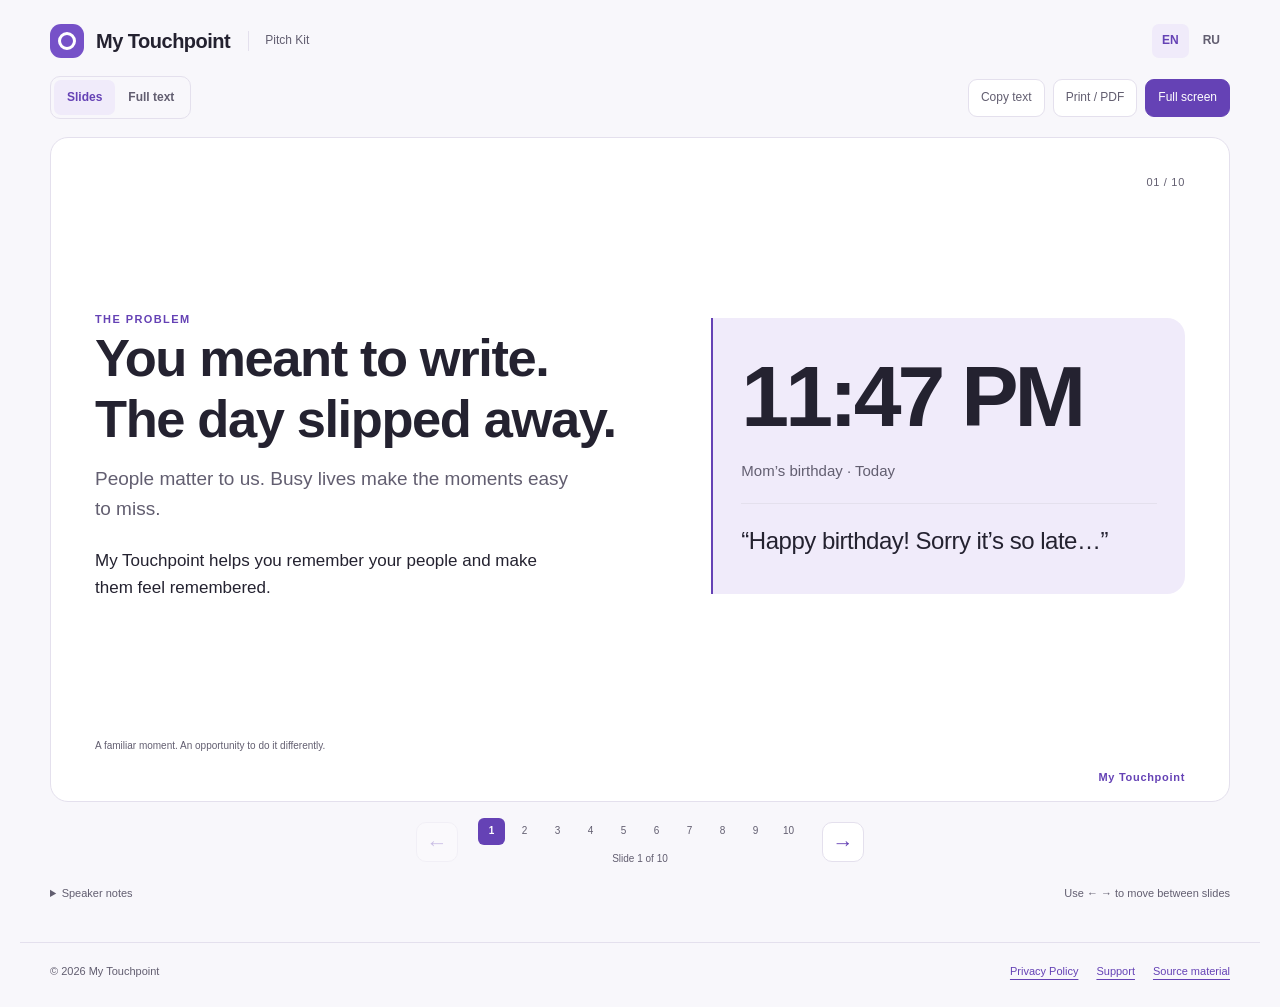
<file: pitch-kit/index.html>
<!doctype html>
<html lang="en">
<head>
  <meta charset="utf-8">
  <meta name="viewport" content="width=device-width, initial-scale=1">
  <meta name="color-scheme" content="light dark">
  <meta name="referrer" content="no-referrer">
  <meta name="description" content="My Touchpoint in ten slides: why a calendar is only the beginning, how the app helps people connect, and opportunities for partners. English and Russian.">
  <title>Pitch Kit · My Touchpoint</title>
  <link rel="stylesheet" href="slides.css">
  <script src="content.js" defer></script>
  <script src="pitch-kit.js" defer></script>
</head>
<body>
  <a class="skip" href="#presentation" data-i18n="skip">Skip to presentation</a>
  <header class="site-header wrap">
    <div class="masthead">
      <div class="brand"><span class="mark" aria-hidden="true"></span>My Touchpoint <span class="kit-label">Pitch Kit</span></div>
      <div class="languages" role="group" aria-label="Language">
        <button type="button" data-lang="en" lang="en" aria-pressed="true">EN</button>
        <button type="button" data-lang="ru" lang="ru" aria-pressed="false">RU</button>
      </div>
    </div>
    <div class="options">
      <fieldset><legend class="sr-only" data-i18n="format">Format</legend><div class="segmented">
        <button type="button" data-mode="deck" aria-pressed="true" data-i18n="deck">Slides</button>
        <button type="button" data-mode="text" aria-pressed="false" data-i18n="text">Full text</button>
      </div></fieldset>
      <div class="tools">
        <button class="tool" type="button" id="copy" data-i18n="copy">Copy text</button>
        <button class="tool" type="button" id="print" data-i18n="print">Print / PDF</button>
        <button class="tool present" type="button" id="fullscreen" data-i18n="fullscreen">Full screen</button>
      </div>
    </div>
  </header>
  <main class="wrap">
    <div id="presentation" class="presentation" tabindex="-1" aria-label="My Touchpoint presentation">
      <div id="slide-stage" class="slide-stage"></div>
      <div class="deck-toolbar">
        <button type="button" id="previous" class="arrow" aria-label="Previous slide">←</button>
        <div class="deck-progress">
          <div id="slide-dots" class="slide-dots" role="group" aria-label="Choose a slide"></div>
          <span id="slide-status" class="slide-status" role="status" aria-live="polite" aria-atomic="true">Slide 1 of 10</span>
        </div>
        <button type="button" id="next" class="arrow" aria-label="Next slide">→</button>
        <button type="button" id="exit-fullscreen" class="tool" data-i18n="exitFullscreen" hidden>Exit full screen</button>
      </div>
    </div>
    <div class="deck-extras" id="deck-extras">
      <details id="speaker-notes"><summary data-i18n="notes">Speaker notes</summary><div id="speaker-copy"></div></details>
      <span class="keyboard-hint" data-i18n="keyboard">Use ← → to move between slides</span>
    </div>
    <article id="full-text" class="full-text" hidden></article>
    <p id="copy-status" class="copy-status" role="status" aria-live="polite"></p>
    <div id="copy-fallback" class="copy-fallback" hidden>
      <label for="copy-text" data-i18n="copyHelp">Select and copy the text below.</label>
      <textarea id="copy-text" readonly></textarea>
    </div>
    <noscript><p>Please enable JavaScript to view the slides or contact <a href="mailto:o.chetrari@gmail.com">o.chetrari@gmail.com</a>.</p></noscript>
  </main>
  <footer class="wrap footer">
    <span>© 2026 My Touchpoint</span>
    <div class="footer-links"><a href="../privacy/" data-i18n="privacy">Privacy Policy</a><a href="../support/" data-i18n="support">Support</a><a href="https://claude.ai/artifact/YHUFAPVqRrQTes1m1aafdy" data-i18n="source">Source material</a></div>
  </footer>
</body>
</html>
</file>
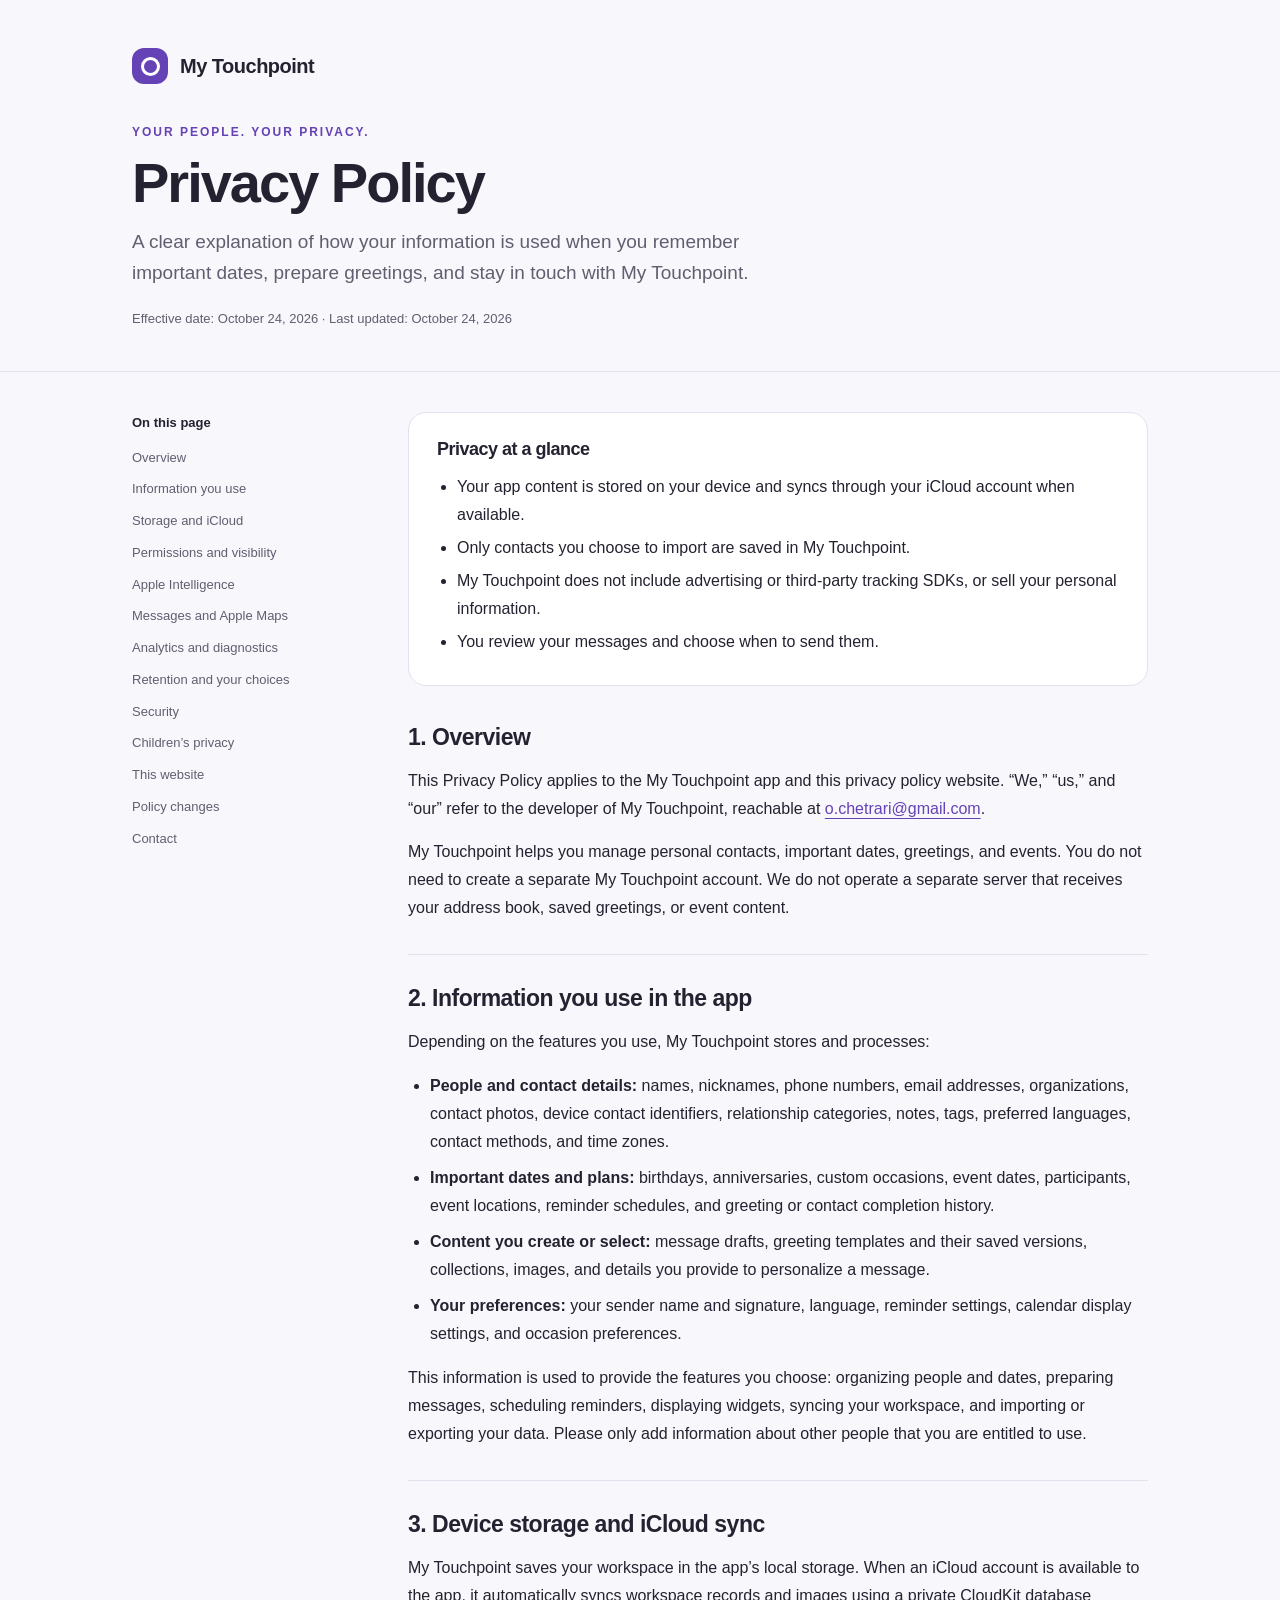
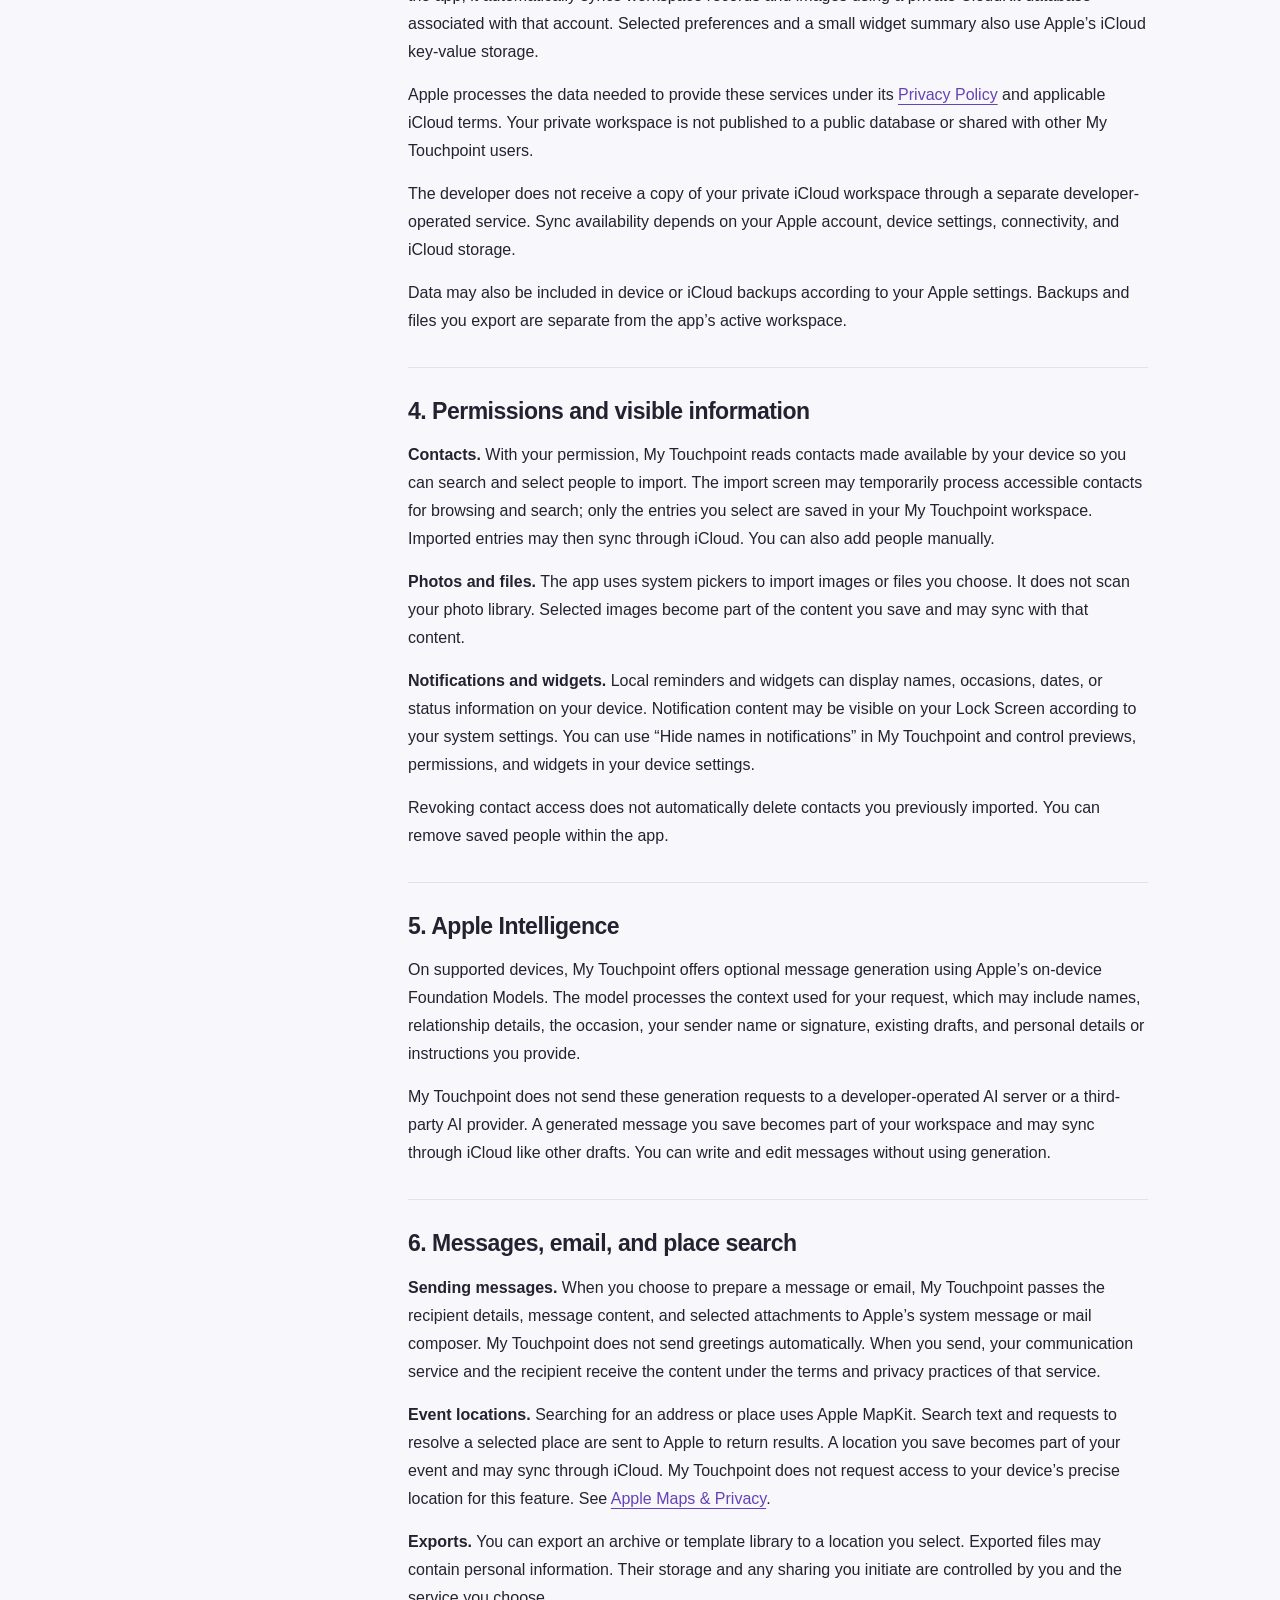
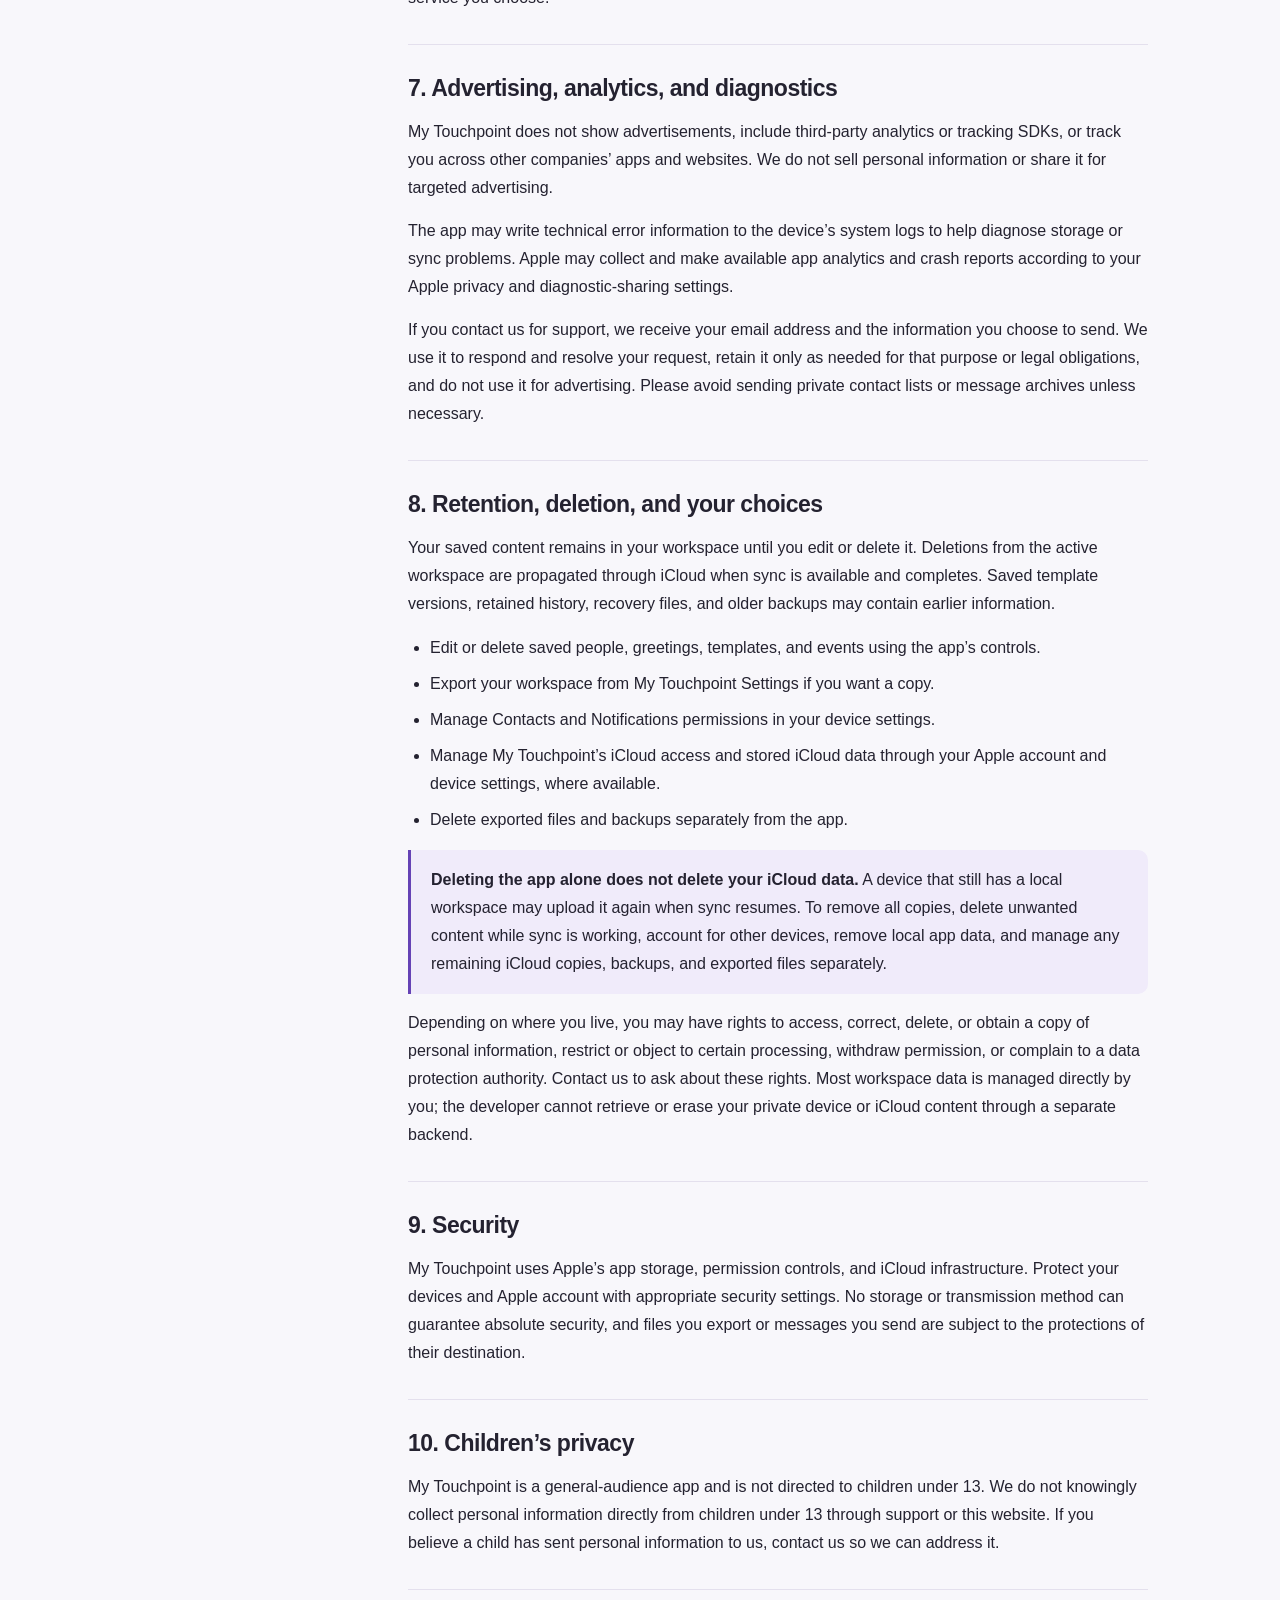
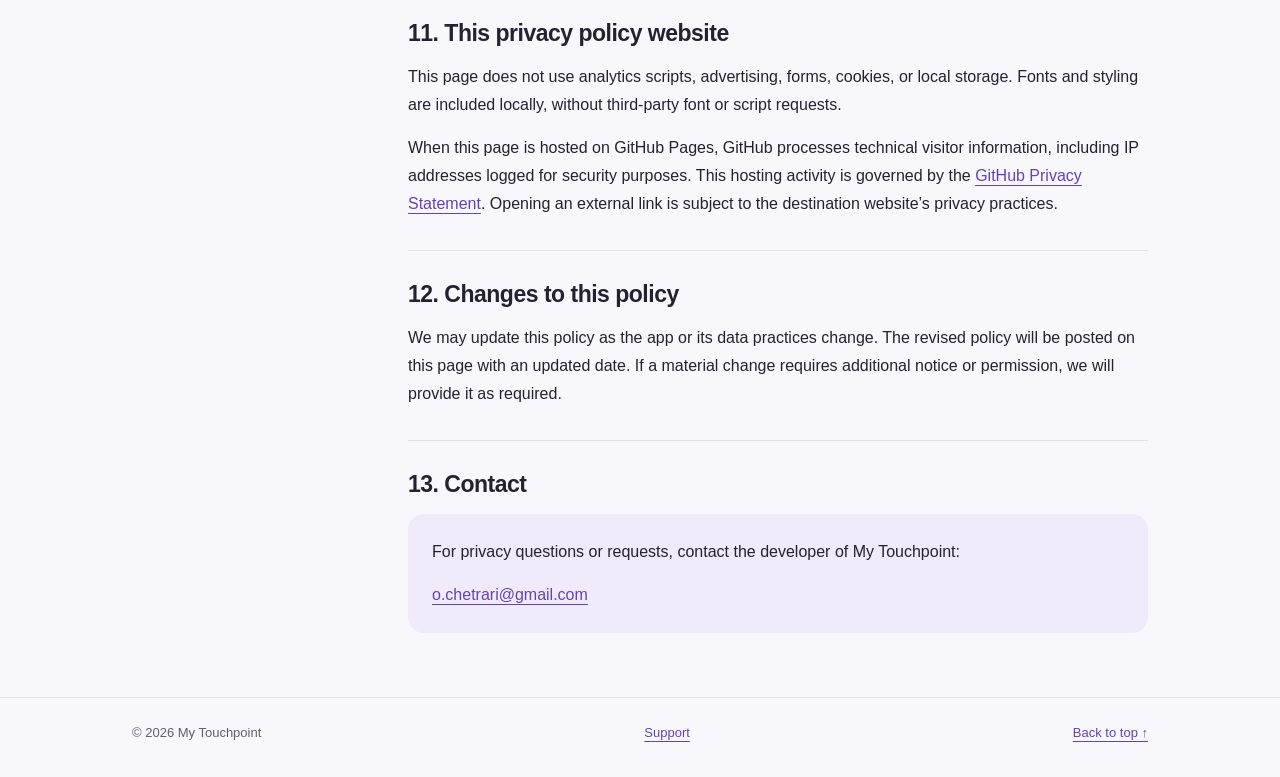
<file: privacy/index.html>
<!doctype html>
<html lang="en">
<head>
  <meta charset="utf-8">
  <meta name="viewport" content="width=device-width, initial-scale=1">
  <meta name="color-scheme" content="light dark">
  <meta name="description" content="Learn how My Touchpoint handles contacts, personal messages, iCloud sync, permissions, and your privacy choices.">
  <meta name="referrer" content="no-referrer">
  <title>Privacy Policy · My Touchpoint</title>
  <style>
    :root {
      color-scheme: light dark;
      --background: #f8f7fb;
      --surface: #ffffff;
      --text: #242230;
      --muted: #625e70;
      --accent: #6542b5;
      --soft: #f0ebfa;
      --line: #e4e0ed;
    }
    * { box-sizing: border-box; }
    html { scroll-padding-top: 32px; }
    body {
      margin: 0;
      background: var(--background);
      color: var(--text);
      font: 16px/1.75 -apple-system, BlinkMacSystemFont, "Segoe UI", sans-serif;
      -webkit-font-smoothing: antialiased;
    }
    a { color: var(--accent); text-underline-offset: 4px; }
    a:hover { text-decoration-thickness: 2px; }
    a:focus-visible { outline: 3px solid var(--accent); outline-offset: 5px; border-radius: 3px; }
    .skip { position: absolute; left: 20px; top: -100px; padding: 8px 16px; background: var(--surface); z-index: 2; }
    .skip:focus { top: 16px; }
    .wrap { max-width: 1080px; margin: auto; padding: 0 32px; }
    header { padding: 48px 0 40px; border-bottom: 1px solid var(--line); }
    .brand { display: flex; align-items: center; gap: 12px; font-size: 20px; font-weight: 700; letter-spacing: -.5px; }
    .mark { display: inline-grid; place-items: center; width: 36px; height: 36px; border-radius: 12px; background: var(--accent); }
    .mark::after { content: ""; width: 13px; height: 13px; border: 3px solid white; border-radius: 50%; }
    .eyebrow { margin: 38px 0 8px; color: var(--accent); font-size: 12px; font-weight: 750; letter-spacing: 2px; text-transform: uppercase; }
    h1 { margin: 0 0 12px; font-size: clamp(36px, 6vw, 56px); line-height: 1.15; letter-spacing: -2px; }
    .intro { max-width: 660px; color: var(--muted); font-size: 19px; line-height: 1.6; }
    .date { margin: 20px 0 0; color: var(--muted); font-size: 13px; }
    .layout { display: grid; grid-template-columns: 220px minmax(0, 1fr); gap: 56px; padding-top: 40px; padding-bottom: 64px; }
    nav { align-self: start; position: sticky; top: 32px; font-size: 13px; }
    .nav-title { margin: 0 0 12px; font-weight: 700; }
    nav ol { list-style: none; margin: 0; padding: 0; }
    nav li { margin: 0 0 9px; }
    nav a { color: var(--muted); text-decoration: none; }
    nav a:hover { color: var(--accent); text-decoration: underline; }
    main { min-width: 0; }
    .summary { padding: 24px 28px; margin: 0 0 36px; border: 1px solid var(--line); border-radius: 18px; background: var(--surface); }
    .summary h2 { margin: 0 0 12px; font-size: 18px; }
    .summary ul { margin: 0; padding-left: 20px; }
    .summary li { margin: 5px 0; }
    section + section { margin-top: 32px; padding-top: 28px; border-top: 1px solid var(--line); }
    h2 { margin: 0 0 14px; font-size: 23px; line-height: 1.35; letter-spacing: -.5px; }
    p { margin: 0 0 15px; }
    ul { padding-left: 22px; }
    li { margin: 8px 0; }
    .note { padding: 16px 20px; border-left: 3px solid var(--accent); border-radius: 0 10px 10px 0; background: var(--soft); }
    .contact { padding: 24px; border-radius: 16px; background: var(--soft); }
    .contact a { overflow-wrap: anywhere; }
    footer { border-top: 1px solid var(--line); padding: 24px 0 32px; color: var(--muted); font-size: 13px; }
    .footer-row { display: flex; justify-content: space-between; gap: 16px; flex-wrap: wrap; }
    @media (max-width: 760px) {
      .wrap { padding: 0 22px; }
      header { padding-top: 28px; padding-bottom: 28px; }
      .eyebrow { margin-top: 28px; }
      .layout { display: block; padding-top: 24px; padding-bottom: 40px; }
      nav { position: static; margin-bottom: 28px; padding-bottom: 20px; border-bottom: 1px solid var(--line); }
      nav ol { display: flex; flex-wrap: wrap; gap: 8px 18px; }
      nav li { margin: 0; }
      .summary { padding: 20px; }
      h2 { font-size: 21px; }
    }
    @media (prefers-color-scheme: dark) {
      :root { --background: #17151e; --surface: #211e2b; --text: #f0edf7; --muted: #b9b2c8; --accent: #c1a5ff; --soft: #2b233c; --line: #393143; }
      .mark { background: #7651c8; }
    }
    @media print {
      :root { --background: #fff; --surface: #fff; --text: #000; --muted: #333; --accent: #333; --soft: #fff; --line: #ccc; }
      body { font-size: 11pt; }
      .wrap { max-width: none; padding: 0; }
      header { padding-top: 0; }
      .layout { display: block; }
      nav, .skip, .back-top { display: none; }
      h1 { font-size: 32pt; }
      h2 { break-after: avoid; }
      .summary, .contact { break-inside: avoid; }
    }
  </style>
</head>
<body id="top">
  <a class="skip" href="#policy">Skip to privacy policy</a>
  <header>
    <div class="wrap">
      <div class="brand"><span class="mark" aria-hidden="true"></span>My Touchpoint</div>
      <p class="eyebrow">Your people. Your privacy.</p>
      <h1>Privacy Policy</h1>
      <p class="intro">A clear explanation of how your information is used when you remember important dates, prepare greetings, and stay in touch with My Touchpoint.</p>
      <p class="date">Effective date: <time datetime="2026-10-24">October 24, 2026</time> · Last updated: <time datetime="2026-10-24">October 24, 2026</time></p>
    </div>
  </header>
  <div class="wrap layout">
    <nav aria-label="Policy sections">
      <p class="nav-title">On this page</p>
      <ol>
        <li><a href="#overview">Overview</a></li>
        <li><a href="#information">Information you use</a></li>
        <li><a href="#storage">Storage and iCloud</a></li>
        <li><a href="#permissions">Permissions and visibility</a></li>
        <li><a href="#intelligence">Apple Intelligence</a></li>
        <li><a href="#services">Messages and Apple Maps</a></li>
        <li><a href="#diagnostics">Analytics and diagnostics</a></li>
        <li><a href="#control">Retention and your choices</a></li>
        <li><a href="#security">Security</a></li>
        <li><a href="#children">Children’s privacy</a></li>
        <li><a href="#website">This website</a></li>
        <li><a href="#changes">Policy changes</a></li>
        <li><a href="#contact">Contact</a></li>
      </ol>
    </nav>
    <main id="policy">
      <aside class="summary" aria-labelledby="summary-title">
        <h2 id="summary-title">Privacy at a glance</h2>
        <ul>
          <li>Your app content is stored on your device and syncs through your iCloud account when available.</li>
          <li>Only contacts you choose to import are saved in My Touchpoint.</li>
          <li>My Touchpoint does not include advertising or third-party tracking SDKs, or sell your personal information.</li>
          <li>You review your messages and choose when to send them.</li>
        </ul>
      </aside>

      <section id="overview" aria-labelledby="overview-title">
        <h2 id="overview-title">1. Overview</h2>
        <p>This Privacy Policy applies to the My Touchpoint app and this privacy policy website. “We,” “us,” and “our” refer to the developer of My Touchpoint, reachable at <a href="mailto:o.chetrari@gmail.com">o.chetrari@gmail.com</a>.</p>
        <p>My Touchpoint helps you manage personal contacts, important dates, greetings, and events. You do not need to create a separate My Touchpoint account. We do not operate a separate server that receives your address book, saved greetings, or event content.</p>
      </section>

      <section id="information" aria-labelledby="information-title">
        <h2 id="information-title">2. Information you use in the app</h2>
        <p>Depending on the features you use, My Touchpoint stores and processes:</p>
        <ul>
          <li><strong>People and contact details:</strong> names, nicknames, phone numbers, email addresses, organizations, contact photos, device contact identifiers, relationship categories, notes, tags, preferred languages, contact methods, and time zones.</li>
          <li><strong>Important dates and plans:</strong> birthdays, anniversaries, custom occasions, event dates, participants, event locations, reminder schedules, and greeting or contact completion history.</li>
          <li><strong>Content you create or select:</strong> message drafts, greeting templates and their saved versions, collections, images, and details you provide to personalize a message.</li>
          <li><strong>Your preferences:</strong> your sender name and signature, language, reminder settings, calendar display settings, and occasion preferences.</li>
        </ul>
        <p>This information is used to provide the features you choose: organizing people and dates, preparing messages, scheduling reminders, displaying widgets, syncing your workspace, and importing or exporting your data. Please only add information about other people that you are entitled to use.</p>
      </section>

      <section id="storage" aria-labelledby="storage-title">
        <h2 id="storage-title">3. Device storage and iCloud sync</h2>
        <p>My Touchpoint saves your workspace in the app’s local storage. When an iCloud account is available to the app, it automatically syncs workspace records and images using a private CloudKit database associated with that account. Selected preferences and a small widget summary also use Apple’s iCloud key-value storage.</p>
        <p>Apple processes the data needed to provide these services under its <a href="https://www.apple.com/legal/privacy/">Privacy Policy</a> and applicable iCloud terms. Your private workspace is not published to a public database or shared with other My Touchpoint users.</p>
        <p>The developer does not receive a copy of your private iCloud workspace through a separate developer-operated service. Sync availability depends on your Apple account, device settings, connectivity, and iCloud storage.</p>
        <p>Data may also be included in device or iCloud backups according to your Apple settings. Backups and files you export are separate from the app’s active workspace.</p>
      </section>

      <section id="permissions" aria-labelledby="permissions-title">
        <h2 id="permissions-title">4. Permissions and visible information</h2>
        <p><strong>Contacts.</strong> With your permission, My Touchpoint reads contacts made available by your device so you can search and select people to import. The import screen may temporarily process accessible contacts for browsing and search; only the entries you select are saved in your My Touchpoint workspace. Imported entries may then sync through iCloud. You can also add people manually.</p>
        <p><strong>Photos and files.</strong> The app uses system pickers to import images or files you choose. It does not scan your photo library. Selected images become part of the content you save and may sync with that content.</p>
        <p><strong>Notifications and widgets.</strong> Local reminders and widgets can display names, occasions, dates, or status information on your device. Notification content may be visible on your Lock Screen according to your system settings. You can use “Hide names in notifications” in My Touchpoint and control previews, permissions, and widgets in your device settings.</p>
        <p>Revoking contact access does not automatically delete contacts you previously imported. You can remove saved people within the app.</p>
      </section>

      <section id="intelligence" aria-labelledby="intelligence-title">
        <h2 id="intelligence-title">5. Apple Intelligence</h2>
        <p>On supported devices, My Touchpoint offers optional message generation using Apple’s on-device Foundation Models. The model processes the context used for your request, which may include names, relationship details, the occasion, your sender name or signature, existing drafts, and personal details or instructions you provide.</p>
        <p>My Touchpoint does not send these generation requests to a developer-operated AI server or a third-party AI provider. A generated message you save becomes part of your workspace and may sync through iCloud like other drafts. You can write and edit messages without using generation.</p>
      </section>

      <section id="services" aria-labelledby="services-title">
        <h2 id="services-title">6. Messages, email, and place search</h2>
        <p><strong>Sending messages.</strong> When you choose to prepare a message or email, My Touchpoint passes the recipient details, message content, and selected attachments to Apple’s system message or mail composer. My Touchpoint does not send greetings automatically. When you send, your communication service and the recipient receive the content under the terms and privacy practices of that service.</p>
        <p><strong>Event locations.</strong> Searching for an address or place uses Apple MapKit. Search text and requests to resolve a selected place are sent to Apple to return results. A location you save becomes part of your event and may sync through iCloud. My Touchpoint does not request access to your device’s precise location for this feature. See <a href="https://www.apple.com/legal/privacy/data/en/apple-maps/">Apple Maps &amp; Privacy</a>.</p>
        <p><strong>Exports.</strong> You can export an archive or template library to a location you select. Exported files may contain personal information. Their storage and any sharing you initiate are controlled by you and the service you choose.</p>
      </section>

      <section id="diagnostics" aria-labelledby="diagnostics-title">
        <h2 id="diagnostics-title">7. Advertising, analytics, and diagnostics</h2>
        <p>My Touchpoint does not show advertisements, include third-party analytics or tracking SDKs, or track you across other companies’ apps and websites. We do not sell personal information or share it for targeted advertising.</p>
        <p>The app may write technical error information to the device’s system logs to help diagnose storage or sync problems. Apple may collect and make available app analytics and crash reports according to your Apple privacy and diagnostic-sharing settings.</p>
        <p>If you contact us for support, we receive your email address and the information you choose to send. We use it to respond and resolve your request, retain it only as needed for that purpose or legal obligations, and do not use it for advertising. Please avoid sending private contact lists or message archives unless necessary.</p>
      </section>

      <section id="control" aria-labelledby="control-title">
        <h2 id="control-title">8. Retention, deletion, and your choices</h2>
        <p>Your saved content remains in your workspace until you edit or delete it. Deletions from the active workspace are propagated through iCloud when sync is available and completes. Saved template versions, retained history, recovery files, and older backups may contain earlier information.</p>
        <ul>
          <li>Edit or delete saved people, greetings, templates, and events using the app’s controls.</li>
          <li>Export your workspace from My Touchpoint Settings if you want a copy.</li>
          <li>Manage Contacts and Notifications permissions in your device settings.</li>
          <li>Manage My Touchpoint’s iCloud access and stored iCloud data through your Apple account and device settings, where available.</li>
          <li>Delete exported files and backups separately from the app.</li>
        </ul>
        <p class="note"><strong>Deleting the app alone does not delete your iCloud data.</strong> A device that still has a local workspace may upload it again when sync resumes. To remove all copies, delete unwanted content while sync is working, account for other devices, remove local app data, and manage any remaining iCloud copies, backups, and exported files separately.</p>
        <p>Depending on where you live, you may have rights to access, correct, delete, or obtain a copy of personal information, restrict or object to certain processing, withdraw permission, or complain to a data protection authority. Contact us to ask about these rights. Most workspace data is managed directly by you; the developer cannot retrieve or erase your private device or iCloud content through a separate backend.</p>
      </section>

      <section id="security" aria-labelledby="security-title">
        <h2 id="security-title">9. Security</h2>
        <p>My Touchpoint uses Apple’s app storage, permission controls, and iCloud infrastructure. Protect your devices and Apple account with appropriate security settings. No storage or transmission method can guarantee absolute security, and files you export or messages you send are subject to the protections of their destination.</p>
      </section>

      <section id="children" aria-labelledby="children-title">
        <h2 id="children-title">10. Children’s privacy</h2>
        <p>My Touchpoint is a general-audience app and is not directed to children under 13. We do not knowingly collect personal information directly from children under 13 through support or this website. If you believe a child has sent personal information to us, contact us so we can address it.</p>
      </section>

      <section id="website" aria-labelledby="website-title">
        <h2 id="website-title">11. This privacy policy website</h2>
        <p>This page does not use analytics scripts, advertising, forms, cookies, or local storage. Fonts and styling are included locally, without third-party font or script requests.</p>
        <p>When this page is hosted on GitHub Pages, GitHub processes technical visitor information, including IP addresses logged for security purposes. This hosting activity is governed by the <a href="https://docs.github.com/en/site-policy/privacy-policies/github-general-privacy-statement">GitHub Privacy Statement</a>. Opening an external link is subject to the destination website’s privacy practices.</p>
      </section>

      <section id="changes" aria-labelledby="changes-title">
        <h2 id="changes-title">12. Changes to this policy</h2>
        <p>We may update this policy as the app or its data practices change. The revised policy will be posted on this page with an updated date. If a material change requires additional notice or permission, we will provide it as required.</p>
      </section>

      <section id="contact" aria-labelledby="contact-title">
        <h2 id="contact-title">13. Contact</h2>
        <div class="contact">
          <p>For privacy questions or requests, contact the developer of My Touchpoint:</p>
          <a href="mailto:o.chetrari@gmail.com">o.chetrari@gmail.com</a>
        </div>
      </section>
    </main>
  </div>
  <footer>
    <div class="wrap footer-row"><span>© 2026 My Touchpoint</span><a href="../support/">Support</a><a class="back-top" href="#top">Back to top ↑</a></div>
  </footer>
</body>
</html>
</file>
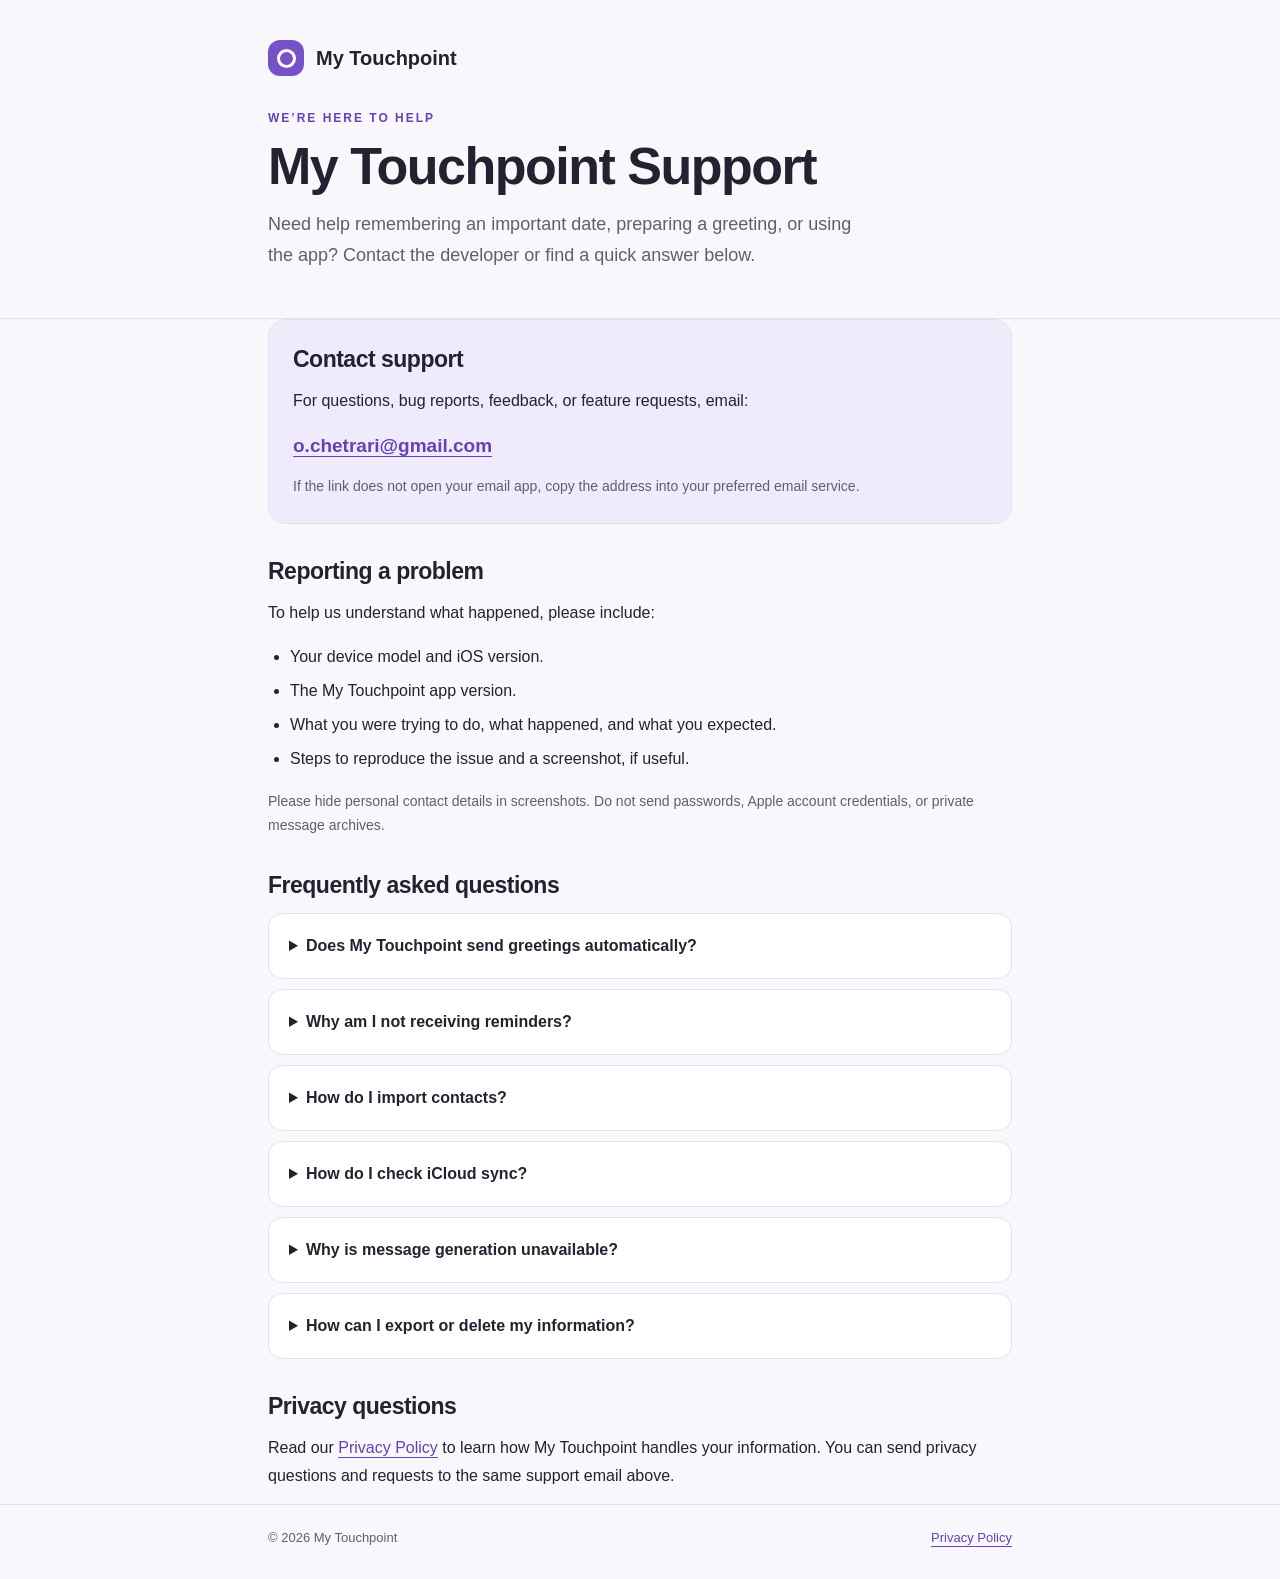
<file: support/index.html>
<!doctype html>
<html lang="en">
<head>
  <meta charset="utf-8">
  <meta name="viewport" content="width=device-width, initial-scale=1">
  <meta name="color-scheme" content="light dark">
  <meta name="referrer" content="no-referrer">
  <meta name="description" content="Get help with My Touchpoint. Contact the developer, report an issue, or find answers about contacts, reminders, iCloud sync, and greetings.">
  <title>Support · My Touchpoint</title>
  <style>
    :root { color-scheme: light dark; --background: #f8f7fb; --surface: #fff; --text: #242230; --muted: #625e70; --accent: #6542b5; --soft: #f0ebfa; --line: #e4e0ed; }
    * { box-sizing: border-box; }
    body { margin: 0; background: var(--background); color: var(--text); font: 16px/1.75 -apple-system, BlinkMacSystemFont, "Segoe UI", sans-serif; -webkit-font-smoothing: antialiased; }
    .wrap { max-width: 800px; margin: auto; padding: 0 28px; }
    a { color: var(--accent); text-underline-offset: 4px; }
    a:focus-visible, summary:focus-visible { outline: 3px solid var(--accent); outline-offset: 5px; border-radius: 3px; }
    .skip { position: absolute; top: -100px; left: 20px; padding: 8px 16px; background: var(--surface); }
    .skip:focus { top: 12px; }
    header { padding: 40px 0 32px; border-bottom: 1px solid var(--line); }
    .brand { display: flex; align-items: center; gap: 12px; font-size: 20px; font-weight: 700; }
    .mark { display: inline-grid; place-items: center; width: 36px; height: 36px; border-radius: 12px; background: #7651c8; }
    .mark::after { content: ""; width: 13px; height: 13px; border: 3px solid white; border-radius: 50%; }
    .eyebrow { margin: 32px 0 8px; color: var(--accent); font-size: 12px; font-weight: 750; letter-spacing: 2px; text-transform: uppercase; }
    h1 { margin: 0 0 12px; font-size: clamp(36px, 7vw, 52px); line-height: 1.15; letter-spacing: -1.5px; }
    h2 { margin: 0 0 12px; font-size: 23px; line-height: 1.35; letter-spacing: -.5px; }
    p { margin: 0 0 14px; }
    .intro { max-width: 600px; color: var(--muted); font-size: 18px; }
    main { padding-top: 32px; padding-bottom: 48px; }
    section + section { margin-top: 32px; }
    .contact { padding: 24px; background: var(--soft); border: 1px solid var(--line); border-radius: 18px; }
    .email { display: inline-block; font-size: 19px; font-weight: 650; overflow-wrap: anywhere; }
    .hint { margin: 12px 0 0; color: var(--muted); font-size: 14px; }
    ul { padding-left: 22px; }
    li { margin: 6px 0; }
    details { padding: 18px 20px; border: 1px solid var(--line); background: var(--surface); border-radius: 14px; }
    details + details { margin-top: 10px; }
    summary { font-weight: 650; cursor: pointer; }
    details p { margin: 12px 0 0; color: var(--muted); }
    footer { padding: 22px 0 30px; border-top: 1px solid var(--line); color: var(--muted); font-size: 13px; }
    .footer-row { display: flex; flex-wrap: wrap; justify-content: space-between; gap: 14px; }
    @media (max-width: 480px) { .wrap { padding-left: 22px; padding-right: 22px; } header { padding-top: 28px; } .contact { padding: 20px; } }
    @media (prefers-color-scheme: dark) { :root { --background: #17151e; --surface: #211e2b; --text: #f0edf7; --muted: #b9b2c8; --accent: #c1a5ff; --soft: #2b233c; --line: #393143; } }
    @media print { :root { --background: #fff; --surface: #fff; --text: #000; --muted: #333; --accent: #333; --soft: #fff; --line: #ccc; } .skip { display: none; } .contact { break-inside: avoid; } }
  </style>
</head>
<body>
  <a class="skip" href="#support">Skip to support</a>
  <header>
    <div class="wrap">
      <div class="brand"><span class="mark" aria-hidden="true"></span>My Touchpoint</div>
      <p class="eyebrow">We’re here to help</p>
      <h1>My Touchpoint Support</h1>
      <p class="intro">Need help remembering an important date, preparing a greeting, or using the app? Contact the developer or find a quick answer below.</p>
    </div>
  </header>
  <main class="wrap" id="support">
    <section class="contact" aria-labelledby="contact-title">
      <h2 id="contact-title">Contact support</h2>
      <p>For questions, bug reports, feedback, or feature requests, email:</p>
      <a class="email" href="mailto:o.chetrari@gmail.com?subject=My%20Touchpoint%20Support">o.chetrari@gmail.com</a>
      <p class="hint">If the link does not open your email app, copy the address into your preferred email service.</p>
    </section>
    <section aria-labelledby="report-title">
      <h2 id="report-title">Reporting a problem</h2>
      <p>To help us understand what happened, please include:</p>
      <ul>
        <li>Your device model and iOS version.</li>
        <li>The My Touchpoint app version.</li>
        <li>What you were trying to do, what happened, and what you expected.</li>
        <li>Steps to reproduce the issue and a screenshot, if useful.</li>
      </ul>
      <p class="hint">Please hide personal contact details in screenshots. Do not send passwords, Apple account credentials, or private message archives.</p>
    </section>
    <section aria-labelledby="faq-title">
      <h2 id="faq-title">Frequently asked questions</h2>
      <details>
        <summary>Does My Touchpoint send greetings automatically?</summary>
        <p>No. My Touchpoint helps you plan greetings and reminds you when it is time to reach out. You review the message and choose when to send it using the system message or mail composer.</p>
      </details>
      <details>
        <summary>Why am I not receiving reminders?</summary>
        <p>Check that notifications for My Touchpoint are allowed in your device’s Settings. Review your reminder schedule in My Touchpoint Settings, and check whether Focus or notification settings are silencing or delaying alerts.</p>
      </details>
      <details>
        <summary>How do I import contacts?</summary>
        <p>Use the contact import feature and allow access to the people you want to select. Only people you choose to import are saved in My Touchpoint. You can manage access in your device’s privacy settings or add people manually.</p>
      </details>
      <details>
        <summary>How do I check iCloud sync?</summary>
        <p>Open My Touchpoint Settings and check the Private iCloud backup section. Make sure your devices use the same Apple account, iCloud is available to the app, you have available iCloud storage, and your internet connection is working. Use “Sync iCloud now” to retry.</p>
      </details>
      <details>
        <summary>Why is message generation unavailable?</summary>
        <p>Generation requires a supported device, a compatible operating system, and Apple Intelligence enabled and available for your language and region. You can still write your own greetings and use templates.</p>
      </details>
      <details>
        <summary>How can I export or delete my information?</summary>
        <p>You can export a workspace archive from My Touchpoint Settings and edit or delete saved items in the app. Deleting the app does not automatically remove iCloud data, backups, or files you exported. See the <a href="../privacy/#control">retention and deletion section of our Privacy Policy</a> for details.</p>
      </details>
    </section>
    <section aria-labelledby="privacy-title">
      <h2 id="privacy-title">Privacy questions</h2>
      <p>Read our <a href="../privacy/">Privacy Policy</a> to learn how My Touchpoint handles your information. You can send privacy questions and requests to the same support email above.</p>
    </section>
  </main>
  <footer>
    <div class="wrap footer-row"><span>© 2026 My Touchpoint</span><a href="../privacy/">Privacy Policy</a></div>
  </footer>
</body>
</html>
</file>
<file: pitch-kit/slides.css>
:root { color-scheme:light dark; --background:#f8f7fb; --surface:#fff; --text:#242230; --muted:#625e70; --accent:#6542b5; --soft:#f0ebfa; --line:#e4e0ed; }
* { box-sizing:border-box; }
body { margin:0; background:var(--background); color:var(--text); font:16px/1.6 -apple-system,BlinkMacSystemFont,"Segoe UI",sans-serif; -webkit-font-smoothing:antialiased; }
button,textarea { font:inherit; }
button { cursor:pointer; }
a { color:var(--accent); text-underline-offset:4px; }
a:focus-visible,button:focus-visible,summary:focus-visible,textarea:focus-visible { outline:3px solid var(--accent); outline-offset:4px; }
[hidden] { display:none !important; }
.wrap { max-width:1240px; margin:auto; padding:0 30px; }
.sr-only { position:absolute; width:1px; height:1px; margin:-1px; padding:0; overflow:hidden; clip:rect(0,0,0,0); white-space:nowrap; border:0; }
.skip { position:absolute; top:-100px; left:20px; padding:8px 14px; background:var(--surface); z-index:20; }
.skip:focus { top:8px; }
.masthead { display:flex; align-items:center; justify-content:space-between; gap:18px; padding:24px 0 18px; }
.brand { display:flex; align-items:center; gap:12px; font-size:20px; font-weight:700; letter-spacing:-.5px; }
.mark { display:inline-grid; place-items:center; width:34px; height:34px; flex:none; border-radius:11px; background:#7651c8; }
.mark::after { content:""; width:12px; height:12px; border:3px solid #fff; border-radius:50%; }
.kit-label { padding-left:16px; margin-left:6px; border-left:1px solid var(--line); color:var(--muted); font-size:12px; font-weight:500; letter-spacing:0; }
.languages { display:flex; gap:4px; }
.languages button { border:0; background:transparent; color:var(--muted); padding:7px 10px; border-radius:7px; font-size:12px; font-weight:650; }
.languages button[aria-pressed="true"] { background:var(--soft); color:var(--accent); }
.options { display:flex; align-items:center; flex-wrap:wrap; gap:12px; padding-bottom:18px; }
fieldset { border:0; margin:0; padding:0; min-width:0; }
.segmented { display:flex; padding:3px; border:1px solid var(--line); border-radius:10px; }
.segmented button { padding:7px 13px; min-height:35px; border:0; border-radius:7px; color:var(--muted); background:transparent; font-size:12px; font-weight:550; }
.segmented button[aria-pressed="true"] { background:var(--soft); color:var(--accent); }
.tools { display:flex; flex-wrap:wrap; gap:8px; margin-left:auto; }
.tool { border:1px solid var(--line); border-radius:9px; padding:8px 12px; min-height:38px; background:var(--surface); color:var(--muted); font-size:12px; }
.tool:hover { color:var(--accent); border-color:var(--accent); }
.tool.present { background:var(--accent); color:var(--surface); border-color:var(--accent); }
.presentation { outline:none; }
.slide-stage { border:1px solid var(--line); border-radius:18px; overflow:hidden; background:var(--surface); }
.slide { --slide-gutter:44px; display:flex; flex-direction:column; position:relative; min-height:600px; aspect-ratio:16/9; padding:36px 44px 48px; overflow-wrap:break-word; }
.slide-meta { display:flex; justify-content:flex-end; align-items:center; gap:16px; color:var(--muted); font-size:11px; letter-spacing:.7px; }
.slide-brand { position:absolute; right:var(--slide-gutter); bottom:16px; font-weight:650; color:var(--accent); line-height:1.2; }
.kicker { margin:25px 0 8px; color:var(--accent); font-size:11px; font-weight:700; letter-spacing:1.4px; text-transform:uppercase; }
.slide h1,.slide h2 { margin:0; white-space:pre-line; font-size:clamp(30px,3.4vw,44px); line-height:1.15; letter-spacing:-1.4px; font-weight:700; text-wrap:balance; }
.slide h1 { font-size:clamp(36px,4.1vw,54px); }
.slide p { margin:0; }
.lead { max-width:900px; padding-top:15px; color:var(--muted); font-size:17px; line-height:1.55; }
.slide-foot { margin-top:auto !important; padding-top:17px; color:var(--muted); font-size:10px; line-height:1.5; }
.opening-grid { display:grid; grid-template-columns:1.2fr 1fr; align-items:center; gap:48px; flex:1; padding:24px 0; }
.opening-grid .kicker { margin-top:0; }
.opening-grid .lead { font-size:19px; max-width:480px; }
.statement { margin-top:24px !important; font-size:17px; max-width:470px; }
.late-moment { padding:35px 28px; border-left:2px solid var(--accent); background:var(--soft); border-radius:0 18px 18px 0; }
.clock { font-size:clamp(54px,7vw,86px); font-weight:650; letter-spacing:-4px; line-height:1; }
.notification { margin-top:20px !important; font-size:15px; color:var(--muted); }
.draft { margin-top:20px !important; padding-top:20px; border-top:1px solid var(--line); font-size:24px; line-height:1.45; letter-spacing:-.5px; }
.comparison .kicker { margin-top:18px; }
.comparison h2 { font-size:clamp(29px,3vw,39px); }
.comparison .lead { font-size:15px; padding-top:12px; }
.comparison-table { width:100%; border-collapse:collapse; table-layout:fixed; margin-top:22px; font-size:16px; line-height:1.45; }
.comparison-table th,.comparison-table td { text-align:left; vertical-align:top; border-bottom:1px solid var(--line); padding:14px 16px; }
.comparison-table th:first-child,.comparison-table td:first-child { width:24%; padding-left:0; }
.comparison-table thead th { color:var(--muted); font-size:11px; font-weight:600; padding-top:0; }
.comparison-table th:last-child,.comparison-table td:last-child { background:var(--soft); color:var(--accent); }
.comparison-table tbody th { font-weight:600; }
.takeaway { font-weight:600; font-size:16px; color:var(--accent); margin-top:20px !important; }
.pillars { display:grid; grid-template-columns:repeat(3,minmax(0,1fr)); gap:32px; flex:1; align-items:center; padding:24px 0; }
.pillar { border-top:1px solid var(--line); padding-top:20px; }
.pillar .number { color:var(--accent); font-size:13px; font-variant-numeric:tabular-nums; }
.pillar h3 { margin:12px 0 10px; font-size:28px; line-height:1.2; letter-spacing:-.6px; }
.pillar p { color:var(--muted); font-size:18px; line-height:1.6; }
.ribbon { padding:16px 20px; border-left:3px solid var(--accent); background:var(--soft); color:var(--accent); font-size:16px; font-weight:550; }
.steps-grid { display:grid; grid-template-columns:repeat(4,minmax(0,1fr)); gap:26px; flex:1; align-items:start; padding-top:50px; }
.step { border-top:1px solid var(--line); padding-top:16px; }
.step-index { display:block; font-size:34px; color:var(--accent); letter-spacing:-1px; line-height:1; }
.step h3 { margin:18px 0 10px; font-size:19px; line-height:1.3; letter-spacing:-.3px; }
.step p { color:var(--muted); font-size:16px; line-height:1.6; }
.moment-timeline { display:grid; grid-template-columns:1fr 1.3fr 1fr; gap:28px; flex:1; align-items:center; padding:25px 0; }
.moment-phase { padding-top:20px; border-top:2px solid var(--line); }
.moment-phase:nth-child(2) { border-color:var(--accent); }
.moment-phase h3 { margin:0 0 12px; color:var(--accent); font-size:13px; font-weight:650; }
.moment-phase p { font-size:19px; line-height:1.6; }
.moment-phase:nth-child(2) p { font-size:24px; line-height:1.45; letter-spacing:-.5px; }
.habit-loop { display:grid; grid-template-columns:repeat(3,minmax(0,1fr)); gap:32px; padding:34px 0; flex:1; align-items:center; }
.habit-step { position:relative; border-top:2px solid var(--accent); padding-top:22px; }
.habit-step:not(:last-child)::after { content:'→'; position:absolute; top:-18px; right:-26px; padding:0 3px; color:var(--accent); background:var(--surface); font-size:20px; }
.habit-step h3 { margin:0 0 10px; font-size:25px; letter-spacing:-.6px; }
.habit-step p { color:var(--muted); font-size:18px; }
.emotion-grid { display:grid; grid-template-columns:1.1fr 1fr; gap:48px; align-items:center; flex:1; padding:24px 0 10px; }
.commitment { margin:15px 0; }
.commitment h3 { font-size:15px; margin:0 0 3px; color:var(--accent); }
.commitment p { font-size:16px; color:var(--muted); }
.emotion-quote { margin:0; padding-left:30px; border-left:2px solid var(--accent); font-size:clamp(31px,3.5vw,48px); font-weight:600; letter-spacing:-1px; line-height:1.2; color:var(--accent); }
.emotion-quote small { display:block; margin-top:18px; font-size:11px; color:var(--muted); font-weight:400; letter-spacing:0; }
.partner-grid { display:grid; grid-template-columns:1.1fr 1fr; gap:48px; flex:1; padding-top:26px; align-items:center; }
.segment { margin-bottom:16px; }
.segment h3 { margin:0 0 4px; font-size:17px; line-height:1.3; }
.segment p { color:var(--muted); font-size:16px; }
.formats { padding-left:28px; border-left:1px solid var(--line); }
.formats h3 { margin:0 0 12px; color:var(--accent); font-size:12px; font-weight:650; }
.formats ul { margin:0; padding:0; list-style:none; }
.formats li { font-size:18px; padding:6px 0; }
.formats li::before { content:'↗'; color:var(--accent); margin-right:12px; }
.future-grid { display:grid; grid-template-columns:repeat(3,minmax(0,1fr)); gap:30px; flex:1; align-items:center; padding:24px 0; }
.future-column { border-top:2px solid var(--line); padding-top:18px; }
.future-column:first-child { border-color:var(--accent); }
.future-column h3 { font-size:20px; line-height:1.3; margin:0 0 12px; }
.future-column p { font-size:17px; color:var(--muted); line-height:1.65; }
.future .ribbon { font-size:14px; padding:12px 16px; }
.future .slide-foot { font-size:10px; }
.cta .lead { max-width:780px; }
.cta-actions { display:grid; grid-template-columns:repeat(3,minmax(0,1fr)); gap:30px; margin-top:32px; }
.cta-action { border-top:1px solid var(--line); padding-top:14px; }
.cta-action h3 { font-size:17px; margin:0 0 8px; line-height:1.3; }
.cta-action p { font-size:16px; color:var(--muted); }
.contact-row { display:flex; flex-wrap:wrap; align-items:center; gap:16px 22px; margin-top:auto; padding-top:26px; }
.contact-button { display:inline-flex; min-height:46px; align-items:center; padding:10px 20px; border-radius:9px; text-decoration:none; font-size:14px; font-weight:600; background:var(--accent); color:var(--surface); }
.contact-email { font-size:14px; overflow-wrap:anywhere; }
.closing { margin-top:20px !important; font-size:12px; color:var(--muted); }
.deck-toolbar { display:flex; gap:20px; align-items:center; justify-content:center; padding:16px 0 8px; }
.arrow { width:42px; height:40px; flex:none; border:1px solid var(--line); border-radius:10px; background:var(--surface); color:var(--accent); font-size:21px; line-height:1; }
.arrow:disabled { opacity:.3; cursor:default; }
.deck-progress { display:flex; flex-direction:column; align-items:center; gap:6px; }
.slide-dots { display:flex; gap:6px; }
.slide-dot { width:27px; height:27px; border:0; border-radius:6px; background:transparent; color:var(--muted); font-size:10px; }
.slide-dot[aria-current="step"] { background:var(--accent); color:var(--surface); font-weight:700; }
.slide-status { color:var(--muted); font-size:10px; }
.deck-extras { display:flex; gap:20px; justify-content:space-between; align-items:baseline; padding:10px 0 0; color:var(--muted); font-size:11px; }
#speaker-notes { max-width:760px; }
#speaker-notes summary { cursor:pointer; }
#speaker-copy { padding:12px 0; font-size:13px; line-height:1.65; }
#speaker-copy p { margin:0 0 8px; }
.source-list { display:flex; flex-wrap:wrap; gap:8px 18px; font-size:11px; }
.keyboard-hint { flex:none; }
.full-text { max-width:760px; margin:20px auto 48px; padding:36px 40px; background:var(--surface); border:1px solid var(--line); border-radius:18px; }
.full-text h1 { font-size:36px; line-height:1.2; letter-spacing:-1px; margin:0 0 26px; text-wrap:balance; }
.full-text p { margin:0 0 22px; font-size:17px; line-height:1.85; }
.full-text p:first-of-type { font-size:20px; line-height:1.7; }
.full-text .story-closing { color:var(--accent); font-weight:600; }
.copy-status { margin:6px 0; min-height:14px; color:var(--accent); font-size:11px; }
.copy-fallback { margin:16px 0; padding:18px; border:1px solid var(--line); border-radius:12px; font-size:13px; }
.copy-fallback textarea { display:block; margin-top:12px; width:100%; height:200px; padding:12px; border:1px solid var(--line); color:var(--text); background:var(--surface); border-radius:8px; font-size:13px; }
.footer { display:flex; justify-content:space-between; flex-wrap:wrap; gap:15px; margin-top:20px; padding-top:20px; padding-bottom:26px; border-top:1px solid var(--line); color:var(--muted); font-size:11px; }
.footer-links { display:flex; flex-wrap:wrap; gap:18px; }
.presentation:fullscreen { display:flex; flex-direction:column; justify-content:center; padding:18px 24px; background:var(--background); }
.presentation:fullscreen .slide-stage { width:100%; flex:1; min-height:0; }
.presentation:fullscreen .slide { height:100%; min-height:0; aspect-ratio:auto; }
.presentation:fullscreen .deck-toolbar { flex:none; padding-top:12px; }
.presentation:fullscreen #exit-fullscreen { display:block !important; }
@media(prefers-color-scheme:dark) { :root { --background:#17151e; --surface:#211e2b; --text:#f0edf7; --muted:#b9b2c8; --accent:#c1a5ff; --soft:#2b233c; --line:#393143; } .tool.present,.contact-button,.slide-dot[aria-current="step"] { color:#211e2b; } }
@media(min-width:901px) and (max-height:850px) {
  .masthead { padding-top:14px; padding-bottom:12px; }
  .options { padding-bottom:12px; }
  .slide { --slide-gutter:38px; min-height:510px; aspect-ratio:auto; padding:26px 38px 42px; }
  .slide h1 { font-size:45px; }
  .slide h2 { font-size:35px; }
  .kicker { margin-top:18px; }
  .lead { font-size:15px; padding-top:12px; }
  .comparison h2 { font-size:32px; }
  .comparison-table { margin-top:16px; font-size:15px; }
  .comparison-table th,.comparison-table td { padding-top:11px; padding-bottom:11px; }
  .steps-grid { padding-top:32px; }
  .slide-foot { padding-top:12px; }
  .pillars,.future-grid { padding-top:20px; padding-bottom:20px; }
  .pillar h3 { font-size:25px; }
  .pillar p,.habit-step p { font-size:16px; }
  .future-column p { font-size:16px; }
  .deck-toolbar { padding-top:12px; }
}
@media(max-width:900px) {
  .wrap { padding-left:20px; padding-right:20px; }
  .tools { margin-left:0; }
  .slide { --slide-gutter:28px; aspect-ratio:auto; min-height:650px; padding:28px 28px 48px; }
  .slide h1 { font-size:42px; }
  .slide h2 { font-size:34px; }
  .opening-grid { gap:26px; }
  .opening-grid .lead { font-size:17px; }
  .late-moment { padding:25px 20px; }
  .draft { font-size:20px; }
  .pillars,.future-grid { gap:20px; }
  .steps-grid { grid-template-columns:repeat(2,minmax(0,1fr)); gap:24px; padding-top:26px; }
  .moment-timeline { gap:20px; }
  .moment-phase:nth-child(2) p { font-size:20px; }
  .emotion-grid,.partner-grid { gap:24px; }
  .keyboard-hint { display:none; }
  .comparison-table { font-size:12px; }
  .comparison-table th,.comparison-table td { padding:11px; }
}
@media(max-width:580px) {
  .wrap { padding-left:14px; padding-right:14px; }
  .masthead { padding-top:17px; }
  .brand { font-size:17px; gap:9px; }
  .mark { width:29px; height:29px; border-radius:9px; }
  .kit-label { display:none; }
  .options { gap:9px; }
  .segmented button { font-size:11px; padding:7px 11px; }
  .tools { width:100%; gap:6px; }
  .tool { font-size:11px; padding:7px 10px; min-height:34px; }
  .slide-stage { border-radius:14px; }
  .slide { --slide-gutter:22px; min-height:610px; padding:23px 22px 45px; }
  .slide-meta { font-size:9px; }
  .kicker { font-size:10px; margin-top:22px; }
  .slide h1,.slide h2 { font-size:30px; letter-spacing:-.9px; }
  .slide h2 { white-space:normal; }
  .slide h1 { white-space:normal; }
  .lead { font-size:15px; }
  .opening-grid { grid-template-columns:1fr; gap:24px; padding:22px 0 0; }
  .opening-grid .lead { font-size:16px; }
  .statement { font-size:15px; margin-top:18px !important; }
  .late-moment { padding:20px; }
  .clock { font-size:48px; letter-spacing:-2px; }
  .notification { font-size:12px; margin-top:12px !important; }
  .draft { font-size:18px; padding-top:14px; margin-top:14px !important; }
  .comparison .lead { font-size:13px; }
  .comparison h2 { font-size:27px; }
  .comparison-table { font-size:12px; line-height:1.5; margin-top:18px; }
  .comparison-table th,.comparison-table td { padding:11px 8px; }
  .comparison-table thead th { font-size:9px; }
  .comparison-table th:first-child,.comparison-table td:first-child { width:25%; }
  .takeaway { font-size:14px; margin-top:18px !important; }
  .pillars { grid-template-columns:1fr; gap:16px; padding:24px 0; }
  .pillar { padding-top:12px; }
  .pillar .number { float:left; margin-right:12px; margin-top:3px; }
  .pillar h3 { margin:0 0 8px; font-size:23px; }
  .pillar p { font-size:14px; }
  .ribbon { font-size:14px; padding:12px 14px; }
  .steps-grid { grid-template-columns:1fr; gap:18px; padding-top:24px; }
  .step { display:grid; grid-template-columns:35px 1fr; gap:0 14px; padding-top:14px; }
  .step-index { grid-row:1 / 3; font-size:27px; padding-top:2px; }
  .step h3 { font-size:17px; margin:0 0 5px; }
  .step p { font-size:13px; }
  .moment-timeline { grid-template-columns:1fr; padding:24px 0 0; gap:20px; }
  .moment-phase { padding-top:14px; }
  .moment-phase h3 { font-size:12px; margin-bottom:8px; }
  .moment-phase p { font-size:15px; }
  .moment-phase:nth-child(2) p { font-size:22px; }
  .habit-loop { grid-template-columns:1fr; gap:20px; padding:28px 0; }
  .habit-step { padding-top:14px; }
  .habit-step:not(:last-child)::after { display:none; }
  .habit-step h3 { font-size:22px; margin-bottom:6px; }
  .habit-step p { font-size:14px; }
  .emotion-grid { grid-template-columns:1fr; padding-top:14px; gap:20px; }
  .emotion-quote { font-size:33px; padding-left:20px; padding-top:8px; padding-bottom:8px; }
  .commitment { margin:12px 0; }
  .partner-grid { grid-template-columns:1fr; padding-top:20px; gap:18px; }
  .segment { margin-bottom:13px; }
  .segment h3 { font-size:15px; }
  .segment p { font-size:12px; }
  .formats { padding:18px 0 0; border:0; border-top:1px solid var(--line); }
  .formats ul { display:flex; flex-wrap:wrap; gap:8px 18px; }
  .formats li { font-size:13px; padding:0; }
  .formats li::before { margin-right:6px; }
  .future-grid { grid-template-columns:1fr; gap:18px; padding:24px 0; }
  .future-column { padding-top:14px; }
  .future-column h3 { margin-bottom:7px; font-size:18px; }
  .future-column p { font-size:16px; }
  .cta-actions { grid-template-columns:1fr; gap:16px; margin-top:26px; }
  .cta-action { padding-top:12px; }
  .cta-action h3 { font-size:16px; margin-bottom:5px; }
  .cta-action p { font-size:13px; }
  .contact-row { gap:12px; padding-top:24px; }
  .contact-email { font-size:12px; }
  .closing { font-size:10px; }
  .deck-toolbar { gap:10px; }
  .arrow { width:34px; height:36px; font-size:19px; }
  .slide-dots { gap:2px; }
  .slide-dot { width:clamp(18px,5vw,23px); height:28px; font-size:9px; }
  .full-text { padding:26px 22px; margin-top:10px; }
  .full-text h1 { font-size:29px; }
  .full-text p { font-size:16px; }
  .full-text p:first-of-type { font-size:18px; }
  .footer { font-size:10px; }
  .footer-links { gap:12px; }
  .presentation:fullscreen { overflow:auto; padding:12px; justify-content:flex-start; }
  .presentation:fullscreen .slide-stage { flex:none; }
  .presentation:fullscreen .slide { min-height:610px; height:auto; }
  .presentation:fullscreen .deck-toolbar { flex-wrap:wrap; }
}
.dual-cta { display:grid; grid-template-columns:repeat(2,minmax(0,1fr)); gap:44px; flex:1; align-items:center; padding:28px 0; }
.cta-panel { border-top:2px solid var(--accent); padding-top:18px; }
.cta-panel .cta-label { font-size:11px; color:var(--accent); font-weight:650; }
.cta-panel h3 { font-size:26px; letter-spacing:-.6px; line-height:1.2; margin:14px 0; }
.cta-panel > p:not(.cta-label) { font-size:16px; line-height:1.65; color:var(--muted); margin-bottom:22px; }
@media(max-width:580px) { .dual-cta { grid-template-columns:1fr; gap:24px; padding:24px 0; } .cta-panel h3 { font-size:23px; margin:12px 0; } .cta-panel > p:not(.cta-label) { font-size:14px; margin-bottom:16px; } }
@page slides { size:320mm 180mm; margin:0; }
@page story { size:A4 portrait; margin:18mm; }
@media print {
  :root { --background:#fff; --surface:#fff; --text:#242230; --muted:#625e70; --accent:#6542b5; --soft:#f0ebfa; --line:#e4e0ed; color-scheme:light; }
  body { margin:0; }
  .site-header,.footer,.deck-toolbar,.deck-extras,.copy-status,.copy-fallback,.skip { display:none !important; }
  main.wrap { max-width:none; margin:0; padding:0; }
  .slide-stage { border:0; border-radius:0; overflow:visible; }
  .slide,.slide[hidden] { --slide-gutter:13mm; display:flex !important; width:320mm; height:180mm; min-height:0; padding:10mm 13mm 16mm; aspect-ratio:auto; page:slides; break-after:page; break-inside:avoid; animation:none !important; }
  .slide:last-child { break-after:auto; }
  .slide h1 { font-size:39pt; }
  .slide h2 { font-size:31pt; }
  .comparison h2 { font-size:28pt; }
  .comparison-table { font-size:11pt; }
  .slide .kicker { margin-top:16px; }
  .slide .lead { font-size:13pt; }
  .full-text { page:story; max-width:none; margin:0; padding:0; border:0; }
  .full-text h1 { font-size:25pt; }
  .full-text p { font-size:11pt; }
  .full-text p:first-of-type { font-size:13pt; }
  .full-text .contact-button { display:none; }
  .contact-button,.slide-dot[aria-current="step"] { color:#fff; }
  .slide { -webkit-print-color-adjust:exact; print-color-adjust:exact; }
}
</file>
